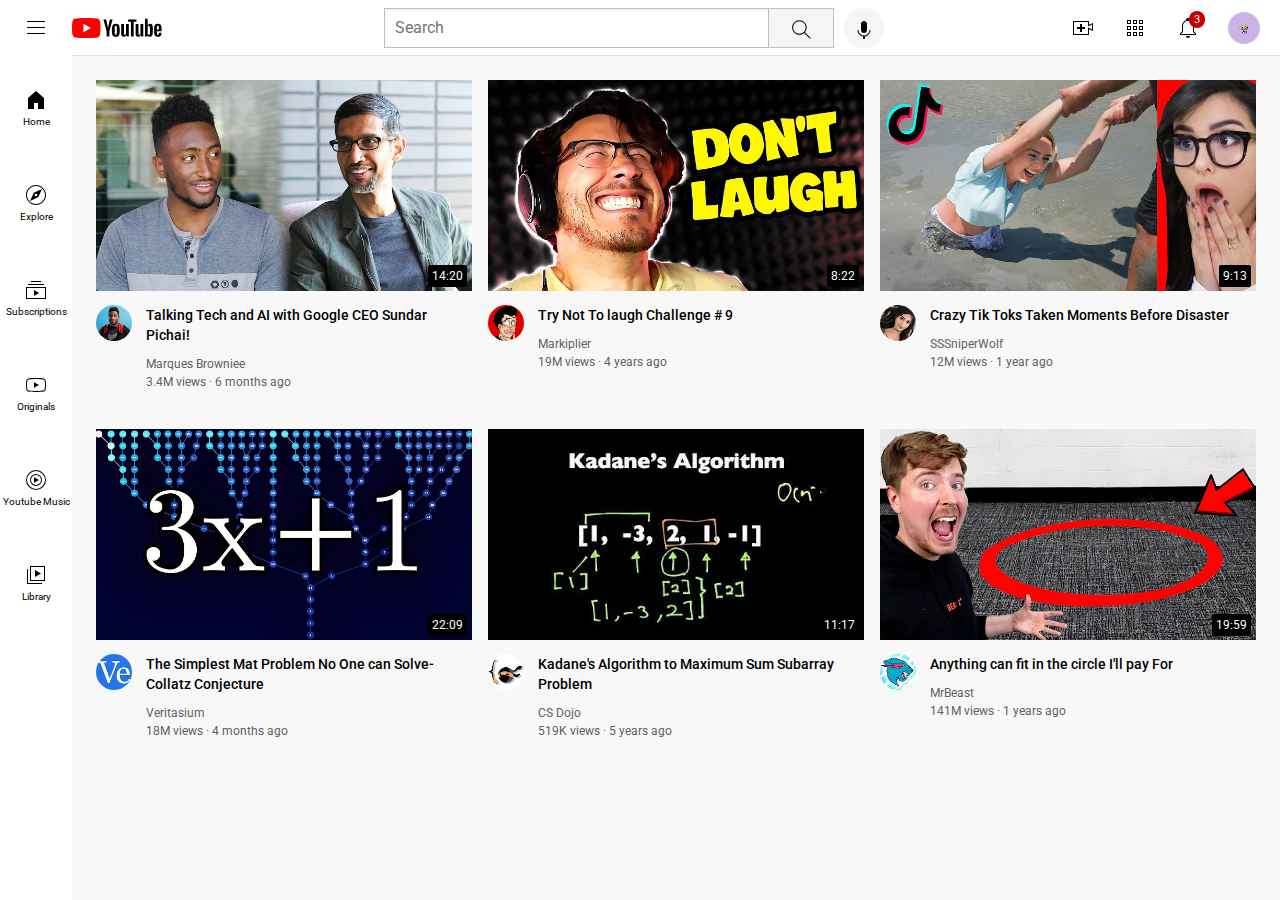
<file: index.html>
<!DOCTYPE html>
<html>
  <head>
    <title>Youtube web</title>
    <link rel="preconnect" href="https://fonts.googleapis.com">
    <link rel="preconnect" href="https://fonts.gstatic.com" crossorigin>
    <link href="https://fonts.googleapis.com/css2?family=Roboto:wght@400;500;700&display=swap" rel="stylesheet">
    <link rel="stylesheet" href="styles/video.css">
    <link rel="stylesheet" href="styles/header.css">
    <link rel="stylesheet" href="styles/general.css">
    <link rel="stylesheet" href="styles/sidebar.css">

  </head>
  <body>
    <div class="header">
      <div class="left-side">
          <img class="humburger" src="icons/hamburger-menu.svg">
          <img class="yticon" src="icons/youtube-logo.svg">
      </div>
      <div class="middle-side">
          <input class="search-bar" type="text" placeholder="Search">
          <button class="search-butt">
            <img class="search-icon" src="icons/search.svg">
          <div class="serach-hover">Search</div>
          </button>
          <button class="voice-search">
            <img class="voice-icon" src="icons/voice-search-icon.svg">
            <div class="serach-hover">Search with your voice</div>
          </button> 
      </div>
      <div class="right-side">
        <div class="upload-icon-container">
          <img class="create" src="icons/upload.svg">
          <div class="serach-hover">Create</div>
        </div>
        <div class="upload-icon-container">
          <img class="ytapp" src="icons/youtube-apps.svg">
          <div class="serach-hover">Youtube apps</div>
        </div>
          <div class="notification-icon-container">
            <img class="notification" src="icons/notifications.svg">
          <div class="notification-count">3</div>
          <div class="serach-hover">Notifications</div>  
          </div>
          <img class="profile-picc" src="icons/ayesha-p.jpg">
      </div>
    </div>

    <div class="sidebar">
      <div class="side-bar-link">
        <img src="icons/home.svg">
        <div>Home</div>
      </div>
      <div class="side-bar-link">
        <img src="icons/explore.svg">
        <div>Explore</div>
      </div>
      <div class="side-bar-link">
        <img src="icons/subscriptions.svg">
        <div>Subscriptions</div>
      </div>
      <div class="side-bar-link">
        <img src="icons/originals.svg">
        <div>Originals</div>
      </div>
      <div class="side-bar-link">
        <img src="icons/youtube-music.svg">
        <div>Youtube Music</div>
      </div>
      <div class="side-bar-link">
        <img src="icons/library.svg">
        <div>Library</div>
      </div>

    </div>
    <div class="video-grid">
      <div class="video-preview">
        <div class="thumbnail-1div">
          <a href="https://www.youtube.com/watch?v=n2RNcPRtAiY" target="_blank">
            <img class="thumbnail-1" src="thumbnails/thumbnail-1.webp">
          </a>
        <div class="timer">14:20</div>
        </div>
        <div class="video-info-grid">
          <div class="channel-picture">
            <img class="channel-1" src="thumbnails/channel-1.jpeg">
            <div class="channel-tooltip">
              <img class="channel-tooltip-picture" src="thumbnails/channel-1.jpeg">
              <div>
                <div class="channel-tooltip-name">
                  Marques Brownlee
                </div>
                <div class="channel-tooltip-stats">
                  15M subscribers
                </div>
              </div>
            </div>
          </div>
          <div class="video-info">
            <p class="title-1">Talking Tech and AI with Google CEO Sundar Pichai!</p>
            <p class="Authur-1">Marques Browniee</p>
            <p class="video-stats1 ">3.4M views &#183; 6 months ago</p>
          </div>
          
           
        </div>
    </div>
    <div class="video-preview">
      <div class="thumbnail-1div">
        <a href="https://www.youtube.com/watch?v=mP0RAo9SKZk" target="_blank">
          <img class="thumbnail-1" src="thumbnails/thumbnail-2.webp">
        </a>
        
        <div class="timer">8:22</div>
      </div>
      <div class="video-info-grid">
        <div class="channel-picture">
          <img class="channel-1" src="thumbnails/channel-2.jpeg">
          <div class="channel-tooltip">
            <img class="channel-tooltip-picture" src="thumbnails/channel-2.jpeg">
            <div>
              <div class="channel-tooltip-name">
                Markiplier
              </div>
              <div class="channel-tooltip-stats">
                36.8M subscribers
              </div>
            </div>
          </div>
        </div>
        <div class="video-inf0-2">
          <p class="title-1">Try Not To laugh Challenge # 9</p>
          <p class="Authur-1">Markiplier</p>
          <p class="video-stats1 ">19M views &#183; 4 years ago</p>
        </div>
         
      </div>
    </div>
    <div class="video-preview">
      <div class="thumbnail-1div">
        <a href="https://www.youtube.com/watch?v=FgjPQQeTh1w" target="_blank">
          <img class="thumbnail-1" src="thumbnails/thumbnail-3.webp">
        </a>
        <div class="timer">9:13</div>
      </div>
      <div class="video-info-grid">
        <div class="channel-picture">
          <img class="channel-1" src="thumbnails/channel-3.jpeg">
          <div class="channel-tooltip">
            <img class="channel-tooltip-picture" src="thumbnails/channel-3.jpeg">
            <div>
              <div class="channel-tooltip-name">
                SSSniperWolf
              </div>
              <div class="channel-tooltip-stats">
                34.5M subscribers
              </div>
            </div>
          </div>
        </div>
        <div class="video-info">
          <p class="title-1">Crazy Tik Toks Taken Moments Before Disaster</p>
          <p class="Authur-1">SSSniperWolf</p>
          <p class="video-stats1 ">12M views &#183; 1 year ago</p>
        </div>
         
      </div>
    </div>
    <div class="video-preview">
    <div class="thumbnail-1div">
      <a href="https://www.youtube.com/watch?v=094y1Z2wpJg" target="_blank">
        <img class="thumbnail-1" src="thumbnails/thumbnail-4.webp">
      </a>
      <div class="timer">22:09</div>
    </div>
    <div class="video-info-grid">
      <div class="channel-picture">
        <img class="channel-1" src="thumbnails/channel-4.jpeg">
        <div class="channel-tooltip">
          <img class="channel-tooltip-picture" src="thumbnails/channel-4.jpeg">
          <div>
            <div class="channel-tooltip-name">
              Veritasium
            </div>
            <div class="channel-tooltip-stats">
              15.9M subscribers
            </div>
          </div>
        </div>
      </div>
      <div class="video-inf0-2">
        <p class="title-1">The Simplest Mat Problem No One can Solve-Collatz Conjecture</p>
        <p class="Authur-1">Veritasium</p>
        <p class="video-stats1 ">18M views &#183; 4 months ago</p>
      </div>
       
    </div>
    </div>
    <div class="video-preview">
      <div class="thumbnail-1div">
        <a href="https://www.youtube.com/watch?v=86CQq3pKSUw" target="_blank">
          <img class="thumbnail-1" src="thumbnails/thumbnail-5.webp">
        </a>
       
        <div class="timer">11:17</div>
      </div>
      <div class="video-info-grid">
        <div class="channel-picture">
          <img class="channel-1" src="thumbnails/channel-5.jpeg">
          <div class="channel-tooltip">
            <img class="channel-tooltip-picture" src="thumbnails/channel-5.jpeg">
            <div>
              <div class="channel-tooltip-name">
                CS Dojo
              </div>
              <div class="channel-tooltip-stats">
                1.94M subscribers
              </div>
            </div>
          </div>
        </div>
        <div class="video-info">
          <p class="title-1">Kadane's Algorithm to Maximum Sum Subarray Problem</p>
          <p class="Authur-1">CS Dojo</p>
          <p class="video-stats1 ">519K views &#183; 5 years ago</p>
        </div>
         
      </div>
    </div>
    <div class="video-preview">
    <div class="thumbnail-1div">
      <a href="https://www.youtube.com/watch?v=yXWw0_UfSFg" target="_blank">
        <img class="thumbnail-1" src="thumbnails/thumbnail-6.webp">
      </a>
     
      <div class="timer">19:59</div>
    </div>
    <div class="video-info-grid">
      <div class="channel-picture">
        <img class="channel-1" src="thumbnails/channel-6.jpeg">
        <div class="channel-tooltip">
          <img class="channel-tooltip-picture" src="thumbnails/channel-6.jpeg">
          <div>
            <div class="channel-tooltip-name">
              MrBeast
            </div>
            <div class="channel-tooltip-stats">
              308M subscribers
            </div>
          </div>
        </div>
      </div>
      <div class="video-inf0-2">
        <p class="title-1">Anything can fit in the circle I'll pay For</p>
        <p class="Authur-1">MrBeast</p>
        <p class="video-stats1 ">141M views &#183; 1 years ago</p>
      </div>
       
    </div>
    </div>
    </div>
  
  </body>
</html>
</file>
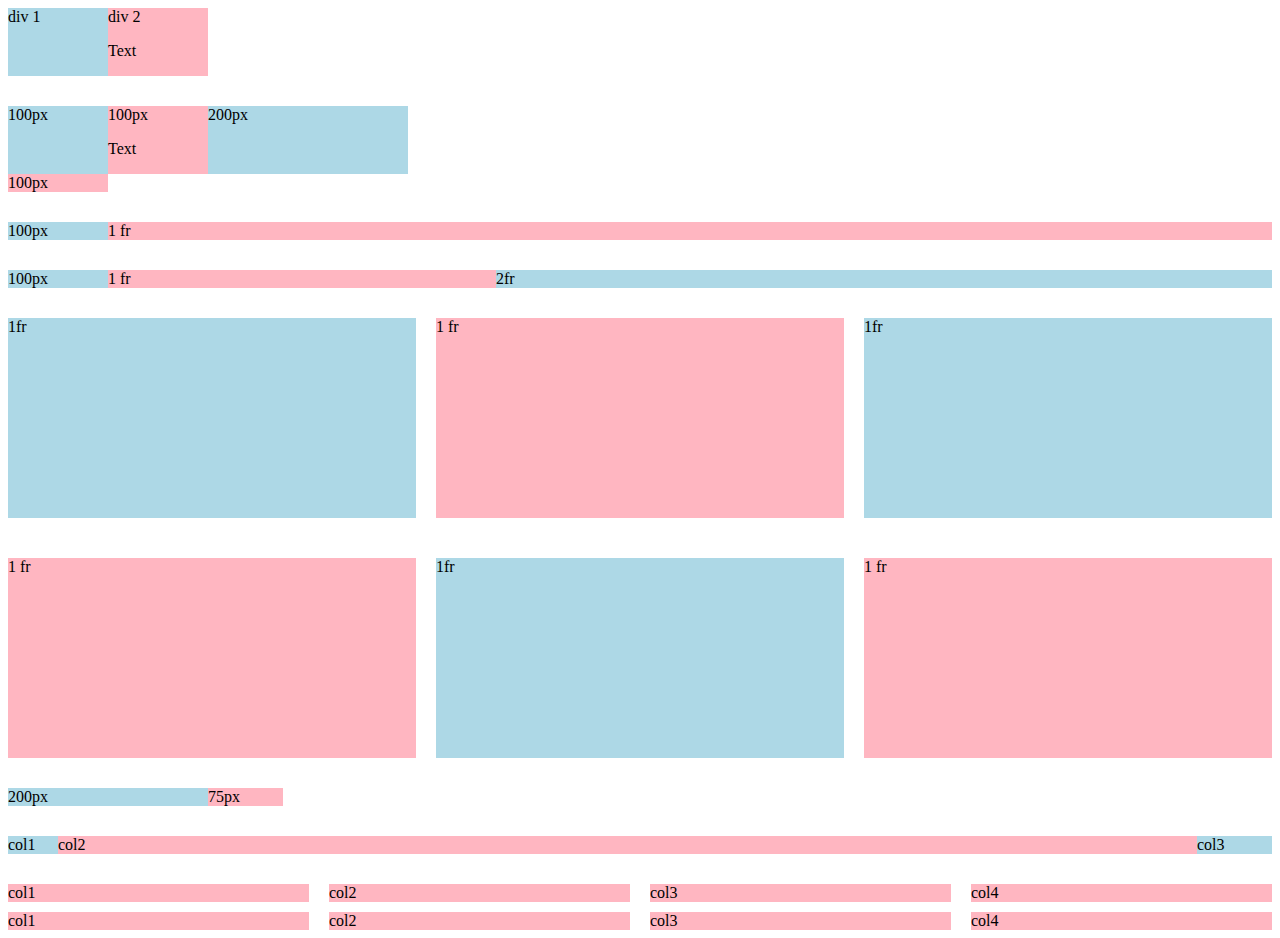
<file: Grid-practice.html>
<!DOCTYPE html>
<html>
  <head>
    <title>Grid Practice</title>
  </head>
  <body>
    <div>
    <div style="
      display: grid;
      grid-template-columns: 100px 100px;">
      <div style="background-color: lightblue;">div 1</div>
      <div style="background-color: lightpink;">div 2 <p>Text</p></div>
    </div>

    <div style="
    margin-top: 30px;
    display: grid;
    grid-template-columns: 100px 100px 200px;">
    <div style="background-color: lightblue;">100px</div>
    <div style="background-color: lightpink;">100px <p>Text</p></div>
    <div style="background-color: lightblue;">200px</div>
    <div style="background-color: lightpink;">100px</div>
    </div>
   


 <div style="
    margin-top: 30px;
    display: grid;
    grid-template-columns: 100px 1fr;">
    <div style="background-color: lightblue;">100px</div>
    <div style="background-color: lightpink;">1 fr</div>
 </div>

 <div style="
    margin-top: 30px;
    display: grid;
    grid-template-columns: 100px 1fr 2fr;">
    <div style="background-color: lightblue;">100px</div>
    <div style="background-color: lightpink;">1 fr</div>
    <div style="background-color: lightblue;">2fr</div>
 </div>

 <div style="
 margin-top: 30px;
 display: grid;
 grid-template-columns: 1fr 1fr 1fr;
 column-gap: 20px;
 row-gap: 40px;
 ">
 <div style="background-color: lightblue;
 height: 200px;">1fr</div>
 <div style="background-color: lightpink;
 height: 200px">1 fr</div>
 <div style="background-color: lightblue;
 height: 200px">1fr</div>
  <div style="background-color: lightpink;
 height: 200px">1 fr</div>
  <div style="background-color: lightblue;
 height: 200px">1fr</div>
  <div style="background-color: lightpink;
 height: 200px">1 fr</div>
</div>

<div style="
margin-top: 30px;
display: grid;
grid-template-columns: 200px 75px;">
<div style="background-color: lightblue;">200px</div>
<div style="background-color: lightpink;">75px</div>
</div>

<div style="
margin-top: 30px;
display: grid;
grid-template-columns: 50px 1fr 75px;">
<div style="background-color: lightblue;">col1</div>
<div style="background-color: lightpink;">col2</div>
<div style="background-color: lightblue;">col3</div>
</div>

<div style="
 margin-top: 30px;
 display: grid;
 grid-template-columns: 1fr 1fr 1fr 1fr;
 column-gap: 20px;
 row-gap: 10px;
 ">
 <div style="background-color: lightpink;">col1</div>
 <div style="background-color: lightpink;">col2</div>
 <div style="background-color: lightpink;">col3</div>
  <div style="background-color: lightpink;">col4</div>
  <div style="background-color: lightpink;">col1</div>
  <div style="background-color: lightpink;">col2</div>
  <div style="background-color: lightpink;">col3</div>
  <div style="background-color: lightpink;">col4</div>
  
</div>
    </div>


  </body>
</html>
</file>
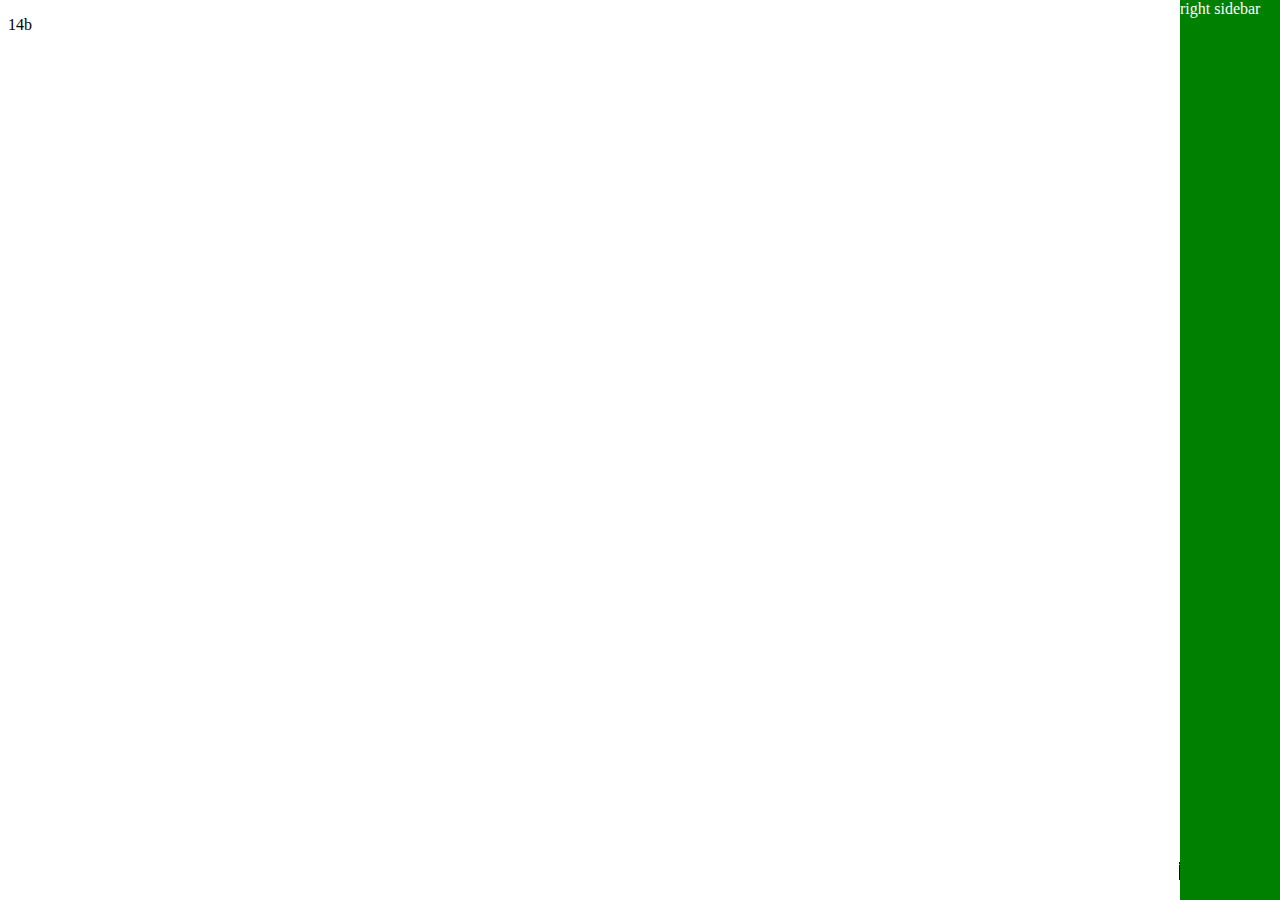
<file: position-practice.html>
<!DOCTYPE html>
<html>
  <head>
    <title>position Practice</title>
  </head>
  <body>
    <div style="position: fixed;
    background-color: black;
    color: white;
    right: 20px;
    bottom: 20px;">bottom-right</div>

    <p>14b</p>
    <div style="position: fixed;
    background-color: green;
    color: white;
    right: 0px;
    width: 100px;
    bottom: 0px;
    top: 0px;">right sidebar</div>
    
  </body>
</html>
</file>
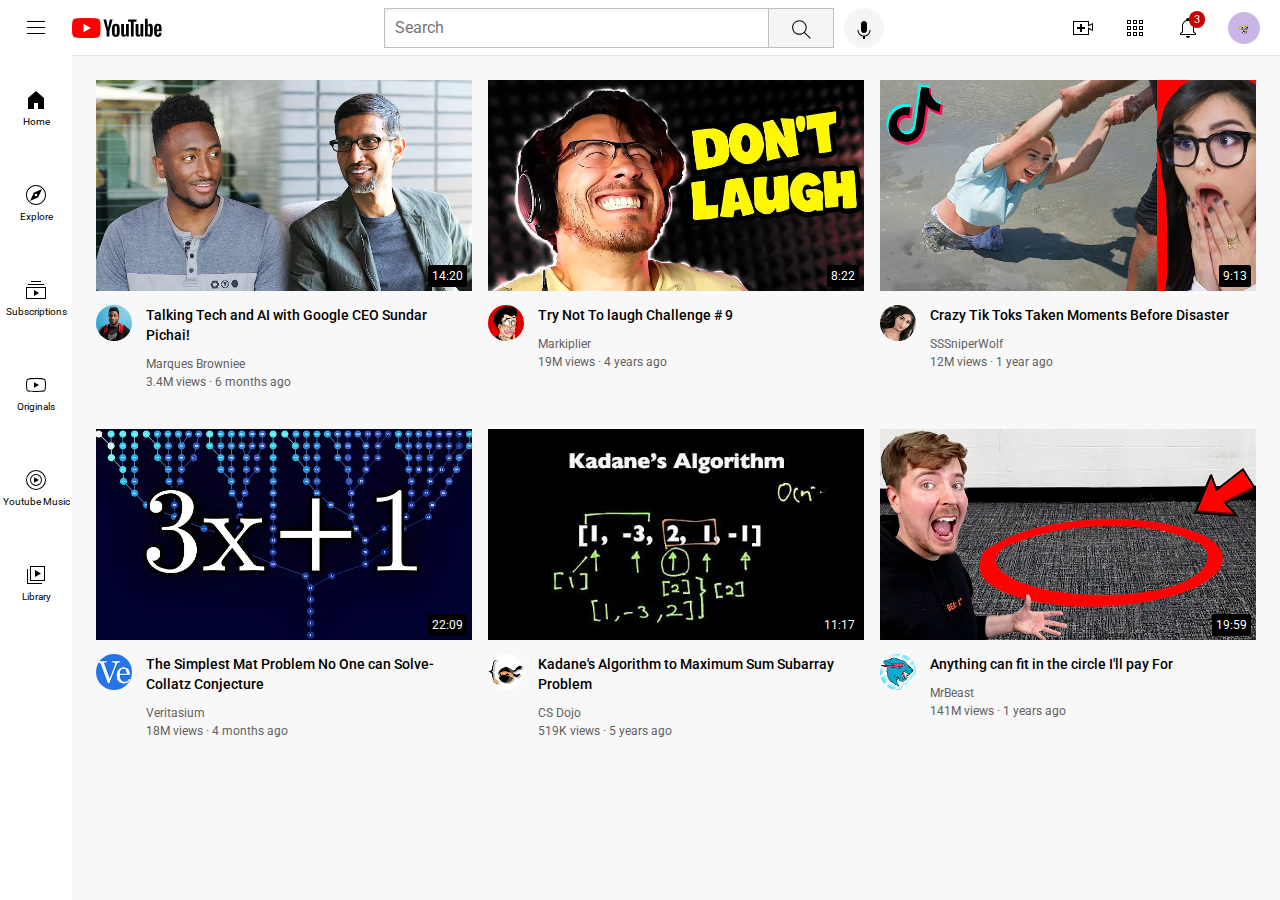
<file: youtube.html>
<!DOCTYPE html>
<html>
  <head>
    <title>Youtube web</title>
    <link rel="preconnect" href="https://fonts.googleapis.com">
    <link rel="preconnect" href="https://fonts.gstatic.com" crossorigin>
    <link href="https://fonts.googleapis.com/css2?family=Roboto:wght@400;500;700&display=swap" rel="stylesheet">
    <link rel="stylesheet" href="styles/video.css">
    <link rel="stylesheet" href="styles/header.css">
    <link rel="stylesheet" href="styles/general.css">
    <link rel="stylesheet" href="styles/sidebar.css">

  </head>
  <body>
    <div class="header">
      <div class="left-side">
          <img class="humburger" src="icons/hamburger-menu.svg">
          <img class="yticon" src="icons/youtube-logo.svg">
      </div>
      <div class="middle-side">
          <input class="search-bar" type="text" placeholder="Search">
          <button class="search-butt">
            <img class="search-icon" src="icons/search.svg">
          <div class="serach-hover">Search</div>
          </button>
          <button class="voice-search">
            <img class="voice-icon" src="icons/voice-search-icon.svg">
            <div class="serach-hover">Search with your voice</div>
          </button> 
      </div>
      <div class="right-side">
        <div class="upload-icon-container">
          <img class="create" src="icons/upload.svg">
          <div class="serach-hover">Create</div>
        </div>
        <div class="upload-icon-container">
          <img class="ytapp" src="icons/youtube-apps.svg">
          <div class="serach-hover">Youtube apps</div>
        </div>
          <div class="notification-icon-container">
            <img class="notification" src="icons/notifications.svg">
          <div class="notification-count">3</div>
          <div class="serach-hover">Notifications</div>  
          </div>
          <img class="profile-picc" src="icons/ayesha-p.jpg">
      </div>
    </div>

    <div class="sidebar">
      <div class="side-bar-link">
        <img src="icons/home.svg">
        <div>Home</div>
      </div>
      <div class="side-bar-link">
        <img src="icons/explore.svg">
        <div>Explore</div>
      </div>
      <div class="side-bar-link">
        <img src="icons/subscriptions.svg">
        <div>Subscriptions</div>
      </div>
      <div class="side-bar-link">
        <img src="icons/originals.svg">
        <div>Originals</div>
      </div>
      <div class="side-bar-link">
        <img src="icons/youtube-music.svg">
        <div>Youtube Music</div>
      </div>
      <div class="side-bar-link">
        <img src="icons/library.svg">
        <div>Library</div>
      </div>

    </div>
    <div class="video-grid">
      <div class="video-preview">
        <div class="thumbnail-1div">
          <a href="https://www.youtube.com/watch?v=n2RNcPRtAiY" target="_blank">
            <img class="thumbnail-1" src="thumbnails/thumbnail-1.webp">
          </a>
        <div class="timer">14:20</div>
        </div>
        <div class="video-info-grid">
          <div class="channel-picture">
            <img class="channel-1" src="thumbnails/channel-1.jpeg">
            <div class="channel-tooltip">
              <img class="channel-tooltip-picture" src="thumbnails/channel-1.jpeg">
              <div>
                <div class="channel-tooltip-name">
                  Marques Brownlee
                </div>
                <div class="channel-tooltip-stats">
                  15M subscribers
                </div>
              </div>
            </div>
          </div>
          <div class="video-info">
            <p class="title-1">Talking Tech and AI with Google CEO Sundar Pichai!</p>
            <p class="Authur-1">Marques Browniee</p>
            <p class="video-stats1 ">3.4M views &#183; 6 months ago</p>
          </div>
          
           
        </div>
    </div>
    <div class="video-preview">
      <div class="thumbnail-1div">
        <a href="https://www.youtube.com/watch?v=mP0RAo9SKZk" target="_blank">
          <img class="thumbnail-1" src="thumbnails/thumbnail-2.webp">
        </a>
        
        <div class="timer">8:22</div>
      </div>
      <div class="video-info-grid">
        <div class="channel-picture">
          <img class="channel-1" src="thumbnails/channel-2.jpeg">
          <div class="channel-tooltip">
            <img class="channel-tooltip-picture" src="thumbnails/channel-2.jpeg">
            <div>
              <div class="channel-tooltip-name">
                Markiplier
              </div>
              <div class="channel-tooltip-stats">
                36.8M subscribers
              </div>
            </div>
          </div>
        </div>
        <div class="video-inf0-2">
          <p class="title-1">Try Not To laugh Challenge # 9</p>
          <p class="Authur-1">Markiplier</p>
          <p class="video-stats1 ">19M views &#183; 4 years ago</p>
        </div>
         
      </div>
    </div>
    <div class="video-preview">
      <div class="thumbnail-1div">
        <a href="https://www.youtube.com/watch?v=FgjPQQeTh1w" target="_blank">
          <img class="thumbnail-1" src="thumbnails/thumbnail-3.webp">
        </a>
        <div class="timer">9:13</div>
      </div>
      <div class="video-info-grid">
        <div class="channel-picture">
          <img class="channel-1" src="thumbnails/channel-3.jpeg">
          <div class="channel-tooltip">
            <img class="channel-tooltip-picture" src="thumbnails/channel-3.jpeg">
            <div>
              <div class="channel-tooltip-name">
                SSSniperWolf
              </div>
              <div class="channel-tooltip-stats">
                34.5M subscribers
              </div>
            </div>
          </div>
        </div>
        <div class="video-info">
          <p class="title-1">Crazy Tik Toks Taken Moments Before Disaster</p>
          <p class="Authur-1">SSSniperWolf</p>
          <p class="video-stats1 ">12M views &#183; 1 year ago</p>
        </div>
         
      </div>
    </div>
    <div class="video-preview">
    <div class="thumbnail-1div">
      <a href="https://www.youtube.com/watch?v=094y1Z2wpJg" target="_blank">
        <img class="thumbnail-1" src="thumbnails/thumbnail-4.webp">
      </a>
      <div class="timer">22:09</div>
    </div>
    <div class="video-info-grid">
      <div class="channel-picture">
        <img class="channel-1" src="thumbnails/channel-4.jpeg">
        <div class="channel-tooltip">
          <img class="channel-tooltip-picture" src="thumbnails/channel-4.jpeg">
          <div>
            <div class="channel-tooltip-name">
              Veritasium
            </div>
            <div class="channel-tooltip-stats">
              15.9M subscribers
            </div>
          </div>
        </div>
      </div>
      <div class="video-inf0-2">
        <p class="title-1">The Simplest Mat Problem No One can Solve-Collatz Conjecture</p>
        <p class="Authur-1">Veritasium</p>
        <p class="video-stats1 ">18M views &#183; 4 months ago</p>
      </div>
       
    </div>
    </div>
    <div class="video-preview">
      <div class="thumbnail-1div">
        <a href="https://www.youtube.com/watch?v=86CQq3pKSUw" target="_blank">
          <img class="thumbnail-1" src="thumbnails/thumbnail-5.webp">
        </a>
       
        <div class="timer">11:17</div>
      </div>
      <div class="video-info-grid">
        <div class="channel-picture">
          <img class="channel-1" src="thumbnails/channel-5.jpeg">
          <div class="channel-tooltip">
            <img class="channel-tooltip-picture" src="thumbnails/channel-5.jpeg">
            <div>
              <div class="channel-tooltip-name">
                CS Dojo
              </div>
              <div class="channel-tooltip-stats">
                1.94M subscribers
              </div>
            </div>
          </div>
        </div>
        <div class="video-info">
          <p class="title-1">Kadane's Algorithm to Maximum Sum Subarray Problem</p>
          <p class="Authur-1">CS Dojo</p>
          <p class="video-stats1 ">519K views &#183; 5 years ago</p>
        </div>
         
      </div>
    </div>
    <div class="video-preview">
    <div class="thumbnail-1div">
      <a href="https://www.youtube.com/watch?v=yXWw0_UfSFg" target="_blank">
        <img class="thumbnail-1" src="thumbnails/thumbnail-6.webp">
      </a>
     
      <div class="timer">19:59</div>
    </div>
    <div class="video-info-grid">
      <div class="channel-picture">
        <img class="channel-1" src="thumbnails/channel-6.jpeg">
        <div class="channel-tooltip">
          <img class="channel-tooltip-picture" src="thumbnails/channel-6.jpeg">
          <div>
            <div class="channel-tooltip-name">
              MrBeast
            </div>
            <div class="channel-tooltip-stats">
              308M subscribers
            </div>
          </div>
        </div>
      </div>
      <div class="video-inf0-2">
        <p class="title-1">Anything can fit in the circle I'll pay For</p>
        <p class="Authur-1">MrBeast</p>
        <p class="video-stats1 ">141M views &#183; 1 years ago</p>
      </div>
       
    </div>
    </div>
    </div>
  
  </body>
</html>
</file>
<file: styles/video.css>
.timer {
  background-color: black;
  color: white;
  position: absolute;
  bottom: 8px;
  right: 5px;
  font-family: Roboto, Arial;
  font-size: 12px;
  font-weight: 500px;
  padding-left: 4px;
  padding-top: 4px;
  padding-right: 4px;
  padding-bottom: 4px;
  border-radius: 2px;
}
.thumbnail-1div {
  position: relative;
}
.thumbnail-1 {
  width: 100%;
}
.video-info-grid {
  margin-top: 10px;
  display: grid;
  grid-template-columns: 50px 1fr;
}

.channel-1 {
  width: 36px;
  border-radius: 20px;
}
.title-1 {

  font-size: 14px;
  font-weight: 500;
  line-height: 20px;
  margin-bottom: 12px;
}
p {
  font-family: Roboto, Arial;
  margin-top: 0px;
  margin-bottom: 0px;
}
.Authur-1 {
font-size: 12px;
color: rgb(96, 96, 96);
margin-bottom: 4px;
}
.video-stats1 {
font-size: 12px;
color: rgb(96, 96, 96);
}
.video-grid {
  display: grid;
  grid-template-columns: 1fr 1fr 1fr;
  column-gap: 16px;
  row-gap: 40px;
}
.channel-picture{
  position: relative;
  display: inline-block;
}

.channel-tooltip {
  background-color: white;
  width: 200px;
  padding: 12px 12px;
  box-shadow: 2px 3px 10px rgba(0, 0, 0, 0.3);
  border-radius: 6px;
  position: absolute;
  top: 55px;
  z-index: 300;

  opacity: 0;
  pointer-events: none;

  display: flex;
  align-items: center;
  transition: opacity 0.15s;
}

.channel-picture:hover .channel-tooltip {
  opacity: 1;
}

.channel-tooltip-picture {
  width: 50px;
  height: 50px;
  border-radius: 50px;
  margin-right: 8px;
}

.channel-tooltip-name {
  font-family: Roboto, Arial;
  font-weight: bold;
  font-size: 16px;
  margin-bottom: 4px;
}

.channel-tooltip-stats {
  font-family: Roboto, Arial;
  color: rgb(96, 96, 96);
  font-size: 14px;
}
</file>
<file: styles/header.css>
.header {
  height: 55px;
  display: flex;
  flex-direction: row;
  margin-bottom: 10px;
  justify-content: space-between;
  position: fixed;
  top: 0px;
  left: 0px;
  right: 0px;
  background-color: white;
  border-bottom-width: 1px;
  border-bottom-style: solid;
  border-bottom-color:rgb(228, 228, 228) ;
  z-index: 100;
}

.left-side {
  
 
  align-items: center;
  display: flex;
  justify-content: space-between;

}
.humburger {
 height: 24px;
 margin-left: 24px;
 margin-right: 24px;
}
.yticon {
  height: 20px;
}

.middle-side {
 
  flex: 1;
  margin-left: 70px;
  margin-right: 35px;
  max-width: 500px;
  display: flex;
  align-items: center;
}
.search-bar {
   flex: 1;
   height: 36px;
   padding-left: 10px;
   font-size: 16px;
   border-width: 1px;
   border-style: solid;
   border-color: rgb(192, 192, 192);
   box-shadow: inset 1px 2px 3px rgba(0, 0, 0, 0.05);
  width: 0px;
}
.search-bar::placeholder {
  font-family: Roboto, Arial;
  font-size: 16px;

}
.search-butt {
  width: 66px; 
  height: 40px;
  background-color: rgb(245, 245, 245);
  border-width: 1px;
  border-style: solid;
  border-color: rgb(192, 192, 192);
  margin-left: -1px;
  position: relative
  }

  .voice-search , .search-butt , .upload-icon-container , .notification-icon-container {
    display: flex;
    justify-content: center;
    position: relative;
    align-items: center;
  }
  .search-butt .serach-hover {
    position: absolute;
    background-color: gray;
    color: white;
    padding-top: 4px;
    padding-bottom: 4px;
    padding-left: 8px;
    padding-right: 8px;
    border-radius: 2px;
    font-size: 12px;
    bottom: -30px;
    opacity: 0;
    transition: opacity 0.15s;
    pointer-events: none;
  }

  .voice-search .serach-hover {
    position: absolute;
    background-color: gray;
    color: white;
    padding-top: 4px;
    padding-bottom: 4px;
    padding-left: 8px;
    padding-right: 8px;
    border-radius: 2px;
    font-size: 12px;
    bottom: -30px;
    opacity: 0;
    transition: opacity 0.15s;
    pointer-events: none;
    white-space: nowrap;
  }

  .upload-icon-container .serach-hover {
    position: absolute;
    background-color: gray;
    color: white;
    padding-top: 4px;
    padding-bottom: 4px;
    padding-left: 8px;
    padding-right: 8px;
    border-radius: 2px;
    font-size: 12px;
    bottom: -30px;
    opacity: 0;
    transition: opacity 0.15s;
    pointer-events: none;
    white-space: nowrap;
  }
  .notification-icon-container .serach-hover {
    position: absolute;
    background-color: gray;
    color: white;
    padding-top: 4px;
    padding-bottom: 4px;
    padding-left: 8px;
    padding-right: 8px;
    border-radius: 2px;
    font-size: 12px;
    bottom: -30px;
    opacity: 0;
    transition: opacity 0.15s;
    pointer-events: none;
    white-space: nowrap;
  }
  .search-butt:hover .serach-hover {
    opacity: 1;
  }
  .voice-search:hover .serach-hover {
    opacity: 1;
  }
  .upload-icon-container:hover .serach-hover {
    opacity: 1;
  }
  .notification-icon-container:hover .serach-hover {
    opacity: 1;
  }

  .search-icon {
    height: 25px;
    margin-top: 4px;
  }
.voice-search {
  width: 40px;
  height: 40px;
  background-color: rgb(245, 245, 245);
  border-radius: 20px ;
  margin-left: 10px;
  border: none;
}
.voice-icon {
  height: 24px;
  margin-top: 4px;
}

.right-side {
  width: 189px;
  display: flex;
  align-items: center;
  justify-content: space-between;
  margin-right: 20px;
  flex-shrink: 0px;
}

.create {
 height: 24px;
}

.ytapp {
  height: 24px;
}

.notification {
  height: 24px;
}

.profile-picc {
  height: 32px;
  border-radius: 16px;
}
.notification-count {
  position: absolute;
  background-color: rgb(201, 0, 0);
  color: white;
  top: -5px;
  right: -5px;
  font-family: Roboto, Arial;
  font-size: 11px;
  font-weight: 500px;
  padding-left: 5px;
  padding-top: 2px;
  padding-right: 5px;
  padding-bottom: 2px;
  border-radius: 10px;
}
</file>
<file: styles/general.css>
p {
  font-family: Roboto, Arial;
  margin-top: 0px;
  margin-bottom: 0px;
}

body {
  margin: 0px;
  padding-top: 80px;
  padding-left: 96px;
  padding-right: 24px;
  background-color: rgb(249, 248, 248);
}
</file>
<file: styles/sidebar.css>
.sidebar {
  position:fixed;
  top: 55px;
  left: 0px;
  bottom: 0px;
  width: 72px;
  background-color: white;
  color: black;
z-index: 200;
padding-top: 5px  ;
}
.side-bar-link {
  height: 95px;
  display: flex;
  justify-content: center;
  align-items: center;
  flex-direction: column;
}
.side-bar-link:hover {
  background-color: rgb(235, 235, 235);
  cursor: pointer;
}

.side-bar-link img {
  height: 24px;
  margin-bottom: 4px;
}

.side-bar-link div {
  font-family: Roboto, Arial;
  font-size: 10px;
}
</file>
